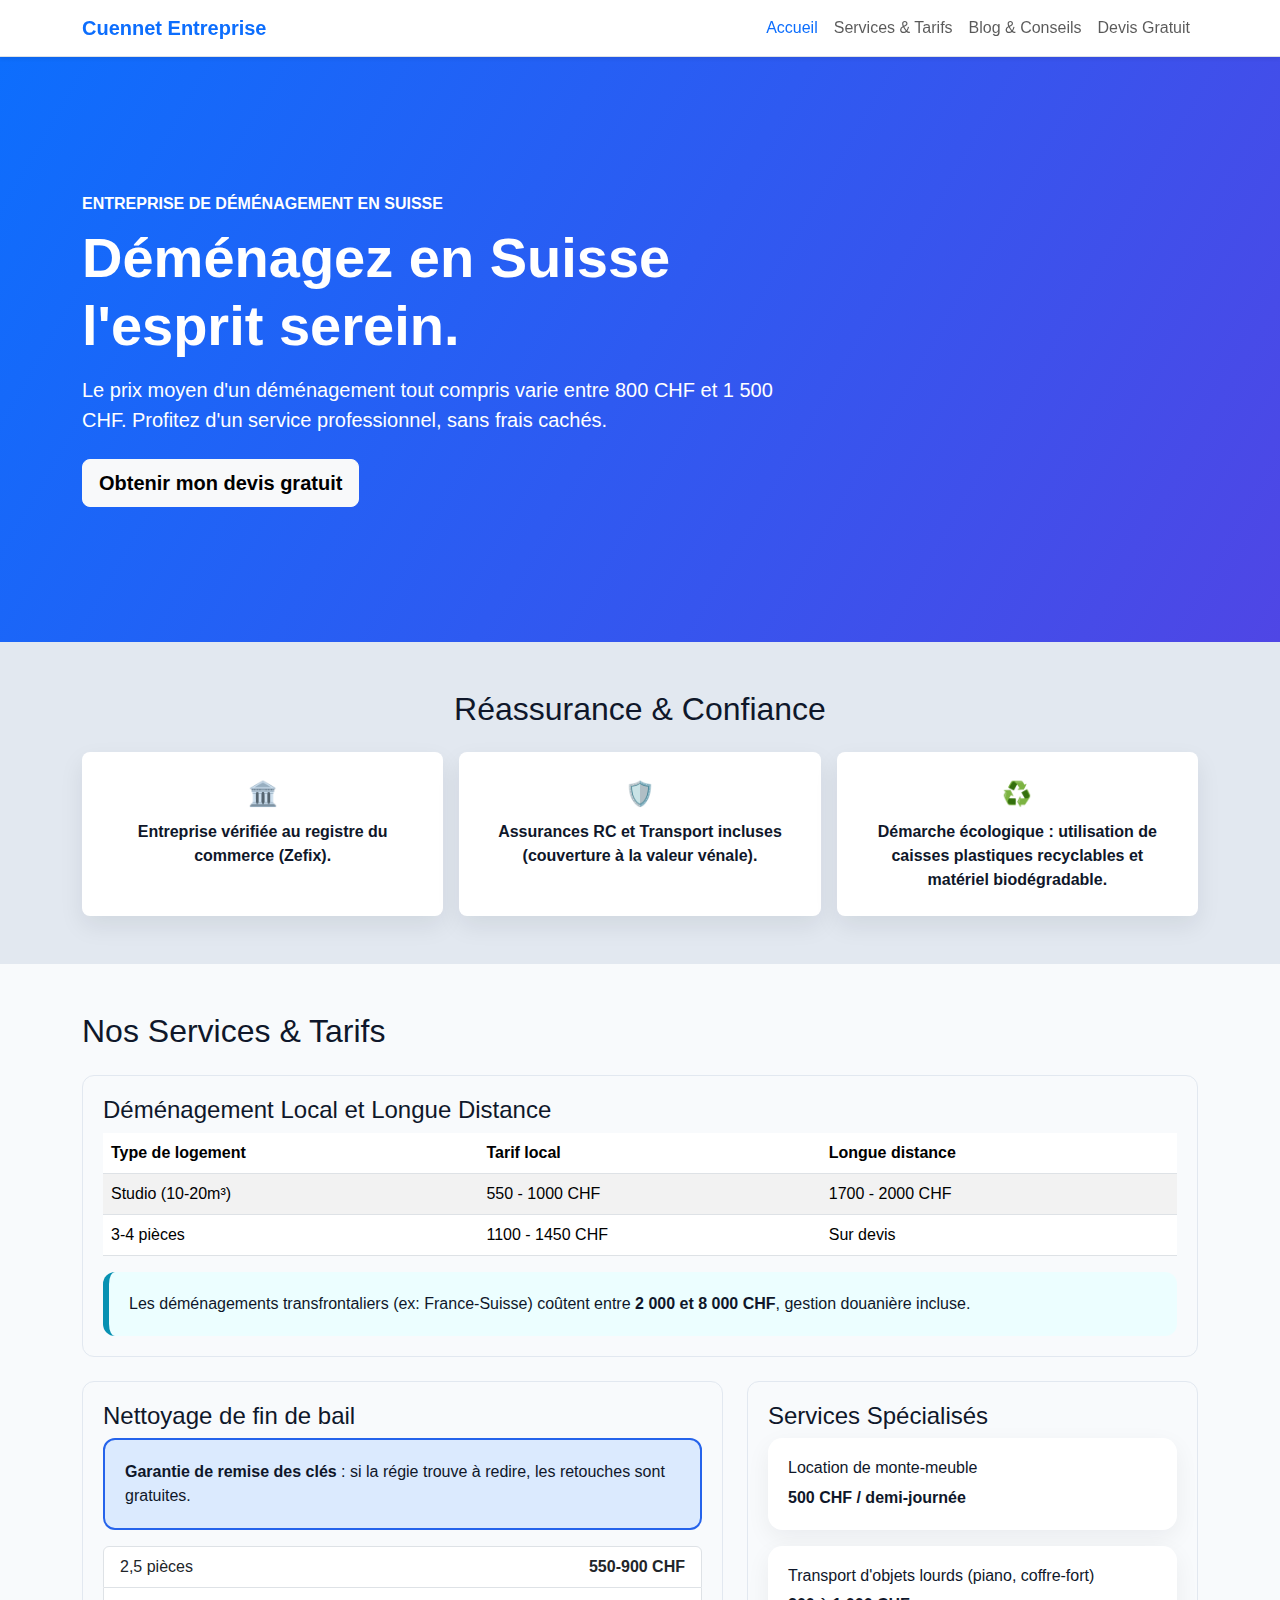
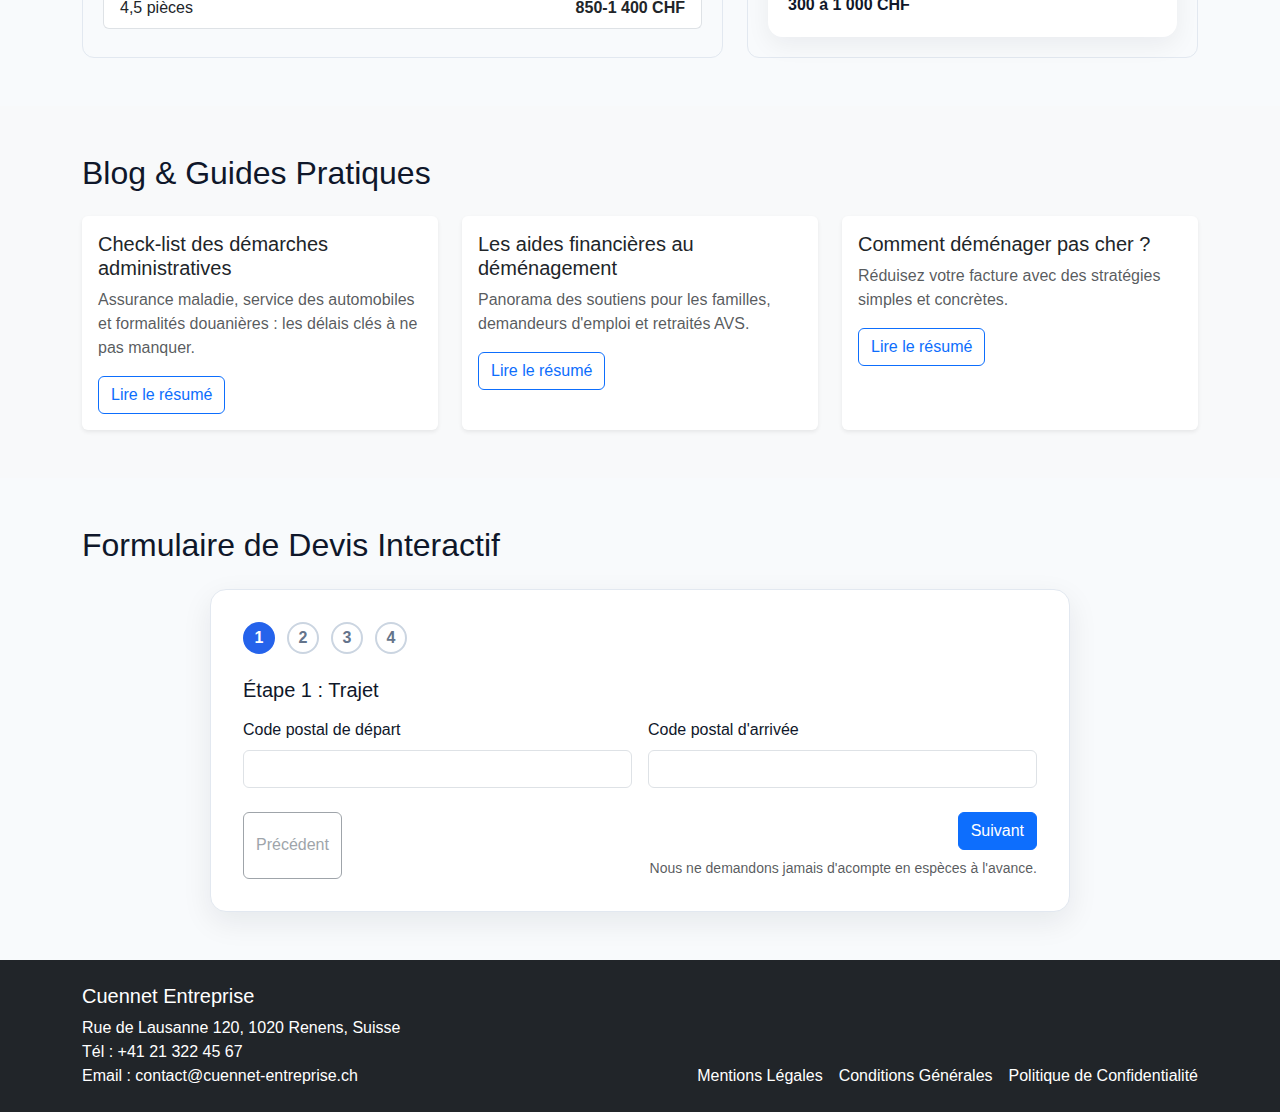
<file: index.html>
<!doctype html>
<html lang="fr-CH">
<head>
  <meta charset="UTF-8" />
  <meta name="viewport" content="width=device-width, initial-scale=1.0" />
  <title>Déménagement Suisse | Devis Gratuit et Tarifs Transparents</title>
  <meta name="description" content="Entreprise de déménagement en Suisse : tarifs clairs, nettoyage de fin de bail, services spécialisés et devis gratuit en 4 étapes." />
  <meta name="keywords" content="déménagement suisse, devis déménagement, nettoyage fin de bail, monte-meuble, déménageur suisse" />
  <meta name="robots" content="index,follow" />
  <link rel="canonical" href="https://www.cuennet-entreprise.ch/" />
  <meta property="og:title" content="Déménagez en Suisse l'esprit serein" />
  <meta property="og:description" content="Le prix moyen d'un déménagement tout compris varie entre 800 CHF et 1 500 CHF. Demandez votre devis gratuit." />
  <meta property="og:type" content="website" />
  <meta property="og:locale" content="fr_CH" />
  <meta name="theme-color" content="#0d6efd" />
  <link href="https://cdn.jsdelivr.net/npm/bootstrap@5.3.3/dist/css/bootstrap.min.css" rel="stylesheet" integrity="sha384-QWTKZyjpPEjISv5WaRU9OFeRpok6YctnYmDr5pNlyT2bRjXh0JMhjY6hW+ALEwIH" crossorigin="anonymous">
  <link rel="stylesheet" href="styles.css" />
</head>
<body data-bs-spy="scroll" data-bs-target="#mainNav" data-bs-offset="90" tabindex="0">
  <header>
    <nav id="mainNav" class="navbar navbar-expand-lg bg-white border-bottom sticky-top shadow-sm" aria-label="Navigation principale">
      <div class="container">
        <a class="navbar-brand fw-bold text-primary" href="#accueil">Cuennet Entreprise</a>
        <button class="navbar-toggler" type="button" data-bs-toggle="collapse" data-bs-target="#mainNavContent" aria-controls="mainNavContent" aria-expanded="false" aria-label="Ouvrir le menu">
          <span class="navbar-toggler-icon"></span>
        </button>
        <div class="collapse navbar-collapse" id="mainNavContent">
          <ul class="navbar-nav ms-auto mb-2 mb-lg-0">
            <li class="nav-item"><a class="nav-link" href="#accueil">Accueil</a></li>
            <li class="nav-item"><a class="nav-link" href="#services-tarifs">Services & Tarifs</a></li>
            <li class="nav-item"><a class="nav-link" href="#blog-conseils">Blog & Conseils</a></li>
            <li class="nav-item"><a class="nav-link" href="#devis-gratuit">Devis Gratuit</a></li>
          </ul>
        </div>
      </div>
    </nav>
  </header>

  <main>
    <section id="accueil" class="hero-home text-white py-5">
      <div class="container py-5">
        <div class="row align-items-center g-4">
          <div class="col-lg-8">
            <p class="text-uppercase fw-semibold mb-2">Entreprise de déménagement en Suisse</p>
            <h1 class="display-4 fw-bold mb-3">Déménagez en Suisse l'esprit serein.</h1>
            <p class="lead mb-4">Le prix moyen d'un déménagement tout compris varie entre 800 CHF et 1 500 CHF. Profitez d'un service professionnel, sans frais cachés.</p>
            <a class="btn btn-light btn-lg fw-semibold" href="#devis-gratuit">Obtenir mon devis gratuit</a>
          </div>
        </div>
      </div>
    </section>

    <section class="py-5 reassurance-band" id="confiance">
      <div class="container">
        <h2 class="text-center mb-4">Réassurance & Confiance</h2>
        <div class="row g-3 text-center">
          <div class="col-md-4">
            <div class="reassurance-item p-4 h-100 rounded-3">
              <p class="icon mb-2">🏛️</p>
              <p class="fw-semibold mb-0">Entreprise vérifiée au registre du commerce (Zefix).</p>
            </div>
          </div>
          <div class="col-md-4">
            <div class="reassurance-item p-4 h-100 rounded-3">
              <p class="icon mb-2">🛡️</p>
              <p class="fw-semibold mb-0">Assurances RC et Transport incluses (couverture à la valeur vénale).</p>
            </div>
          </div>
          <div class="col-md-4">
            <div class="reassurance-item p-4 h-100 rounded-3">
              <p class="icon mb-2">♻️</p>
              <p class="fw-semibold mb-0">Démarche écologique : utilisation de caisses plastiques recyclables et matériel biodégradable.</p>
            </div>
          </div>
        </div>
      </div>
    </section>

    <section class="py-5" id="services-tarifs">
      <div class="container">
        <h2 class="mb-4">Nos Services & Tarifs</h2>
        <div class="row g-4">
          <div class="col-12">
            <article class="service-detail h-100">
              <h3 class="h4">Déménagement Local et Longue Distance</h3>
              <div class="table-responsive">
                <table class="table table-striped align-middle mb-3">
                  <thead>
                    <tr>
                      <th>Type de logement</th>
                      <th>Tarif local</th>
                      <th>Longue distance</th>
                    </tr>
                  </thead>
                  <tbody>
                    <tr>
                      <td>Studio (10-20m³)</td>
                      <td>550 - 1000 CHF</td>
                      <td>1700 - 2000 CHF</td>
                    </tr>
                    <tr>
                      <td>3-4 pièces</td>
                      <td>1100 - 1450 CHF</td>
                      <td>Sur devis</td>
                    </tr>
                  </tbody>
                </table>
              </div>
              <div class="customs-box">
                Les déménagements transfrontaliers (ex: France-Suisse) coûtent entre <strong>2 000 et 8 000 CHF</strong>, gestion douanière incluse.
              </div>
            </article>
          </div>

          <div class="col-lg-7">
            <article class="service-detail h-100">
              <h3 class="h4">Nettoyage de fin de bail</h3>
              <p class="pricing-highlight mb-3"><strong>Garantie de remise des clés</strong> : si la régie trouve à redire, les retouches sont gratuites.</p>
              <ul class="list-group">
                <li class="list-group-item d-flex justify-content-between"><span>2,5 pièces</span><strong>550-900 CHF</strong></li>
                <li class="list-group-item d-flex justify-content-between"><span>4,5 pièces</span><strong>850-1 400 CHF</strong></li>
              </ul>
            </article>
          </div>

          <div class="col-lg-5">
            <article class="service-detail h-100">
              <h3 class="h4">Services Spécialisés</h3>
              <div class="info-card mb-3">
                <h4 class="h6">Location de monte-meuble</h4>
                <p class="mb-0 fw-semibold">500 CHF / demi-journée</p>
              </div>
              <div class="info-card">
                <h4 class="h6">Transport d'objets lourds (piano, coffre-fort)</h4>
                <p class="mb-0 fw-semibold">300 à 1 000 CHF</p>
              </div>
            </article>
          </div>
        </div>
      </div>
    </section>

    <section class="py-5 bg-light" id="blog-conseils">
      <div class="container">
        <h2 class="mb-4">Blog & Guides Pratiques</h2>
        <div class="row g-4">
          <div class="col-md-6 col-lg-4">
            <article class="card h-100 shadow-sm service-card">
              <div class="card-body">
                <h3 class="h5">Check-list des démarches administratives</h3>
                <p class="text-muted">Assurance maladie, service des automobiles et formalités douanières : les délais clés à ne pas manquer.</p>
                <button class="btn btn-outline-primary" data-bs-toggle="collapse" data-bs-target="#article1" aria-expanded="false" aria-controls="article1">Lire le résumé</button>
                <div id="article1" class="collapse mt-3">
                  <p>Ajuster la prime d'assurance maladie avant le <strong>30 novembre</strong> et annoncer le changement d'adresse au service des automobiles sous <strong>14 jours</strong>. Pour la douane, un inventaire complet et le permis de circulation sont obligatoires.</p>
                </div>
              </div>
            </article>
          </div>
          <div class="col-md-6 col-lg-4">
            <article class="card h-100 shadow-sm service-card">
              <div class="card-body">
                <h3 class="h5">Les aides financières au déménagement</h3>
                <p class="text-muted">Panorama des soutiens pour les familles, demandeurs d'emploi et retraités AVS.</p>
                <button class="btn btn-outline-primary" data-bs-toggle="collapse" data-bs-target="#article2" aria-expanded="false" aria-controls="article2">Lire le résumé</button>
                <div id="article2" class="collapse mt-3">
                  <p>Prime <strong>LaFam (AHV/AI) de 1000 CHF</strong> pour un foyer de 3 enfants, aide de l'ORP pour les demandeurs d'emploi et accompagnement Prosenectute pour les retraités AVS.</p>
                </div>
              </div>
            </article>
          </div>
          <div class="col-md-6 col-lg-4">
            <article class="card h-100 shadow-sm service-card">
              <div class="card-body">
                <h3 class="h5">Comment déménager pas cher ?</h3>
                <p class="text-muted">Réduisez votre facture avec des stratégies simples et concrètes.</p>
                <button class="btn btn-outline-primary" data-bs-toggle="collapse" data-bs-target="#article3" aria-expanded="false" aria-controls="article3">Lire le résumé</button>
                <div id="article3" class="collapse mt-3">
                  <p>Déménager en basse saison, opter pour le <strong>groupage</strong>, et trouver des cartons abordables chez IKEA, Migros, ou d'occasion sur Ricardo.ch et Anibis.ch.</p>
                </div>
              </div>
            </article>
          </div>
        </div>
      </div>
    </section>

    <section class="py-5" id="devis-gratuit">
      <div class="container">
        <h2 class="mb-4">Formulaire de Devis Interactif</h2>
        <div class="multi-step-wrapper">
          <div class="step-indicator mb-4" aria-hidden="true">
            <span class="step-dot active" data-step="1">1</span>
            <span class="step-dot" data-step="2">2</span>
            <span class="step-dot" data-step="3">3</span>
            <span class="step-dot" data-step="4">4</span>
          </div>

          <form id="devisForm" novalidate>
            <div class="form-step active" data-step="1">
              <h3 class="h5 mb-3">Étape 1 : Trajet</h3>
              <div class="row g-3">
                <div class="col-md-6">
                  <label for="postalDepart" class="form-label">Code postal de départ</label>
                  <input id="postalDepart" name="postalDepart" type="text" class="form-control" required>
                </div>
                <div class="col-md-6">
                  <label for="postalArrivee" class="form-label">Code postal d'arrivée</label>
                  <input id="postalArrivee" name="postalArrivee" type="text" class="form-control" required>
                </div>
              </div>
            </div>

            <div class="form-step" data-step="2">
              <h3 class="h5 mb-3">Étape 2 : Volume & Accès</h3>
              <div class="row g-3">
                <div class="col-md-6">
                  <label for="volume" class="form-label">Volume</label>
                  <select id="volume" name="volume" class="form-select" required>
                    <option value="" selected disabled>Choisir...</option>
                    <option>Studio</option>
                    <option>2-3 pièces</option>
                    <option>Maison</option>
                  </select>
                </div>
                <div class="col-md-6">
                  <label for="ascenseur" class="form-label">Ascenseur</label>
                  <select id="ascenseur" name="ascenseur" class="form-select" required>
                    <option value="" selected disabled>Choisir...</option>
                    <option>Oui</option>
                    <option>Non</option>
                  </select>
                </div>
                <div class="col-12">
                  <label for="reperage" class="form-label">Repérage (visite technique gratuite)</label>
                  <select id="reperage" name="reperage" class="form-select" required>
                    <option value="" selected disabled>Souhaitez-vous un repérage ?</option>
                    <option>Oui</option>
                    <option>Non</option>
                  </select>
                  <small class="text-muted">Indispensable pour les logements de plus de 3 pièces pour calculer le prix juste.</small>
                </div>
              </div>
            </div>

            <div class="form-step" data-step="3">
              <h3 class="h5 mb-3">Étape 3 : Options</h3>
              <div class="form-check mb-2">
                <input class="form-check-input" type="checkbox" value="Nettoyage fin de bail" id="optionNettoyage" name="options">
                <label class="form-check-label" for="optionNettoyage">Nettoyage fin de bail</label>
              </div>
              <div class="form-check mb-2">
                <input class="form-check-input" type="checkbox" value="Démontage/Remontage" id="optionDemontage" name="options">
                <label class="form-check-label" for="optionDemontage">Démontage/Remontage</label>
              </div>
              <div class="form-check">
                <input class="form-check-input" type="checkbox" value="Monte-meuble" id="optionMonte" name="options">
                <label class="form-check-label" for="optionMonte">Monte-meuble</label>
              </div>
            </div>

            <div class="form-step" data-step="4">
              <h3 class="h5 mb-3">Étape 4 : Coordonnées</h3>
              <div class="row g-3">
                <div class="col-md-6">
                  <label for="nom" class="form-label">Nom</label>
                  <input id="nom" name="nom" type="text" class="form-control" required>
                </div>
                <div class="col-md-6">
                  <label for="telephone" class="form-label">Téléphone</label>
                  <input id="telephone" name="telephone" type="tel" class="form-control" required>
                </div>
                <div class="col-12">
                  <label for="email" class="form-label">Email</label>
                  <input id="email" name="email" type="email" class="form-control" required>
                </div>
              </div>
            </div>

            <div class="d-flex justify-content-between mt-4 gap-2 flex-wrap">
              <button id="prevStep" type="button" class="btn btn-outline-secondary">Précédent</button>
              <div class="text-end">
                <button id="nextStep" type="button" class="btn btn-primary">Suivant</button>
                <button id="submitStep" type="submit" class="btn btn-success d-none">Valider ma demande</button>
                <p class="small text-muted mt-2 mb-0">Nous ne demandons jamais d'acompte en espèces à l'avance.</p>
              </div>
            </div>
          </form>
        </div>
      </div>
    </section>
  </main>

  <footer class="py-4 bg-dark text-white">
    <div class="container">
      <div class="row g-3">
        <div class="col-lg-6">
          <h2 class="h5">Cuennet Entreprise</h2>
          <address class="mb-0">
            Rue de Lausanne 120, 1020 Renens, Suisse<br>
            Tél : <a class="text-white" href="tel:+41213224567">+41 21 322 45 67</a><br>
            Email : <a class="text-white" href="mailto:contact@cuennet-entreprise.ch">contact@cuennet-entreprise.ch</a>
          </address>
        </div>
        <div class="col-lg-6 d-lg-flex justify-content-lg-end align-items-lg-end">
          <nav aria-label="Liens légaux" class="d-flex flex-wrap gap-3">
            <a class="text-white" href="#">Mentions Légales</a>
            <a class="text-white" href="#">Conditions Générales</a>
            <a class="text-white" href="#">Politique de Confidentialité</a>
          </nav>
        </div>
      </div>
    </div>
  </footer>

  <script src="https://cdn.jsdelivr.net/npm/bootstrap@5.3.3/dist/js/bootstrap.bundle.min.js" integrity="sha384-YvpcrYf0tY3lHB60NNkmXc5s9fDVZLESaAA55NDzOxhy9GkcIdslK1eN7N6jIeHz" crossorigin="anonymous"></script>
  <script src="script.js"></script>
</body>
</html>
</file>
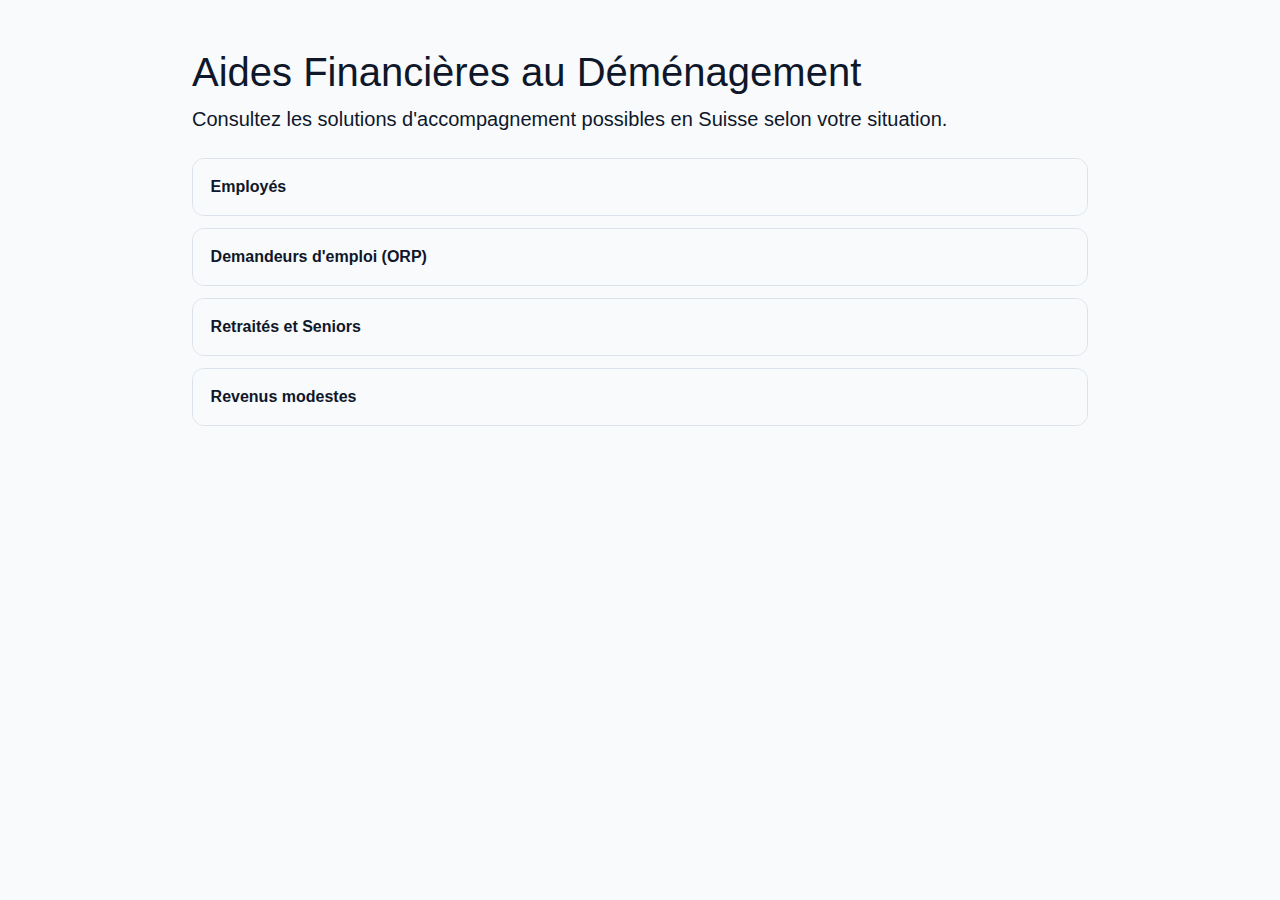
<file: aides-financieres.html>
<!doctype html>
<html lang="fr">
<head>
  <meta charset="UTF-8" />
  <meta name="viewport" content="width=device-width, initial-scale=1.0" />
  <title>Aides Financières au Déménagement | Suisse</title>
  <meta name="description" content="Aides financières au déménagement en Suisse : employeurs, ORP, seniors et revenus modestes." />
  <link href="https://cdn.jsdelivr.net/npm/bootstrap@5.3.3/dist/css/bootstrap.min.css" rel="stylesheet">
  <link rel="stylesheet" href="styles.css" />
</head>
<body>
  <main class="py-5">
    <article class="container info-page">
      <header class="mb-4">
        <h1>Aides Financières au Déménagement</h1>
        <p class="lead mb-0">Consultez les solutions d'accompagnement possibles en Suisse selon votre situation.</p>
      </header>

      <section class="aid-accordion" aria-label="Liste des aides financières">
        <article class="aid-item">
          <button class="aid-trigger" type="button" aria-expanded="false" aria-controls="aid-employes" id="trigger-employes">
            Employés
          </button>
          <div class="aid-panel" id="aid-employes" role="region" aria-labelledby="trigger-employes" hidden>
            <p class="mb-0">En Suisse, il est d'usage que l'employeur octroie un jour de congé pour un déménagement.</p>
          </div>
        </article>

        <article class="aid-item">
          <button class="aid-trigger" type="button" aria-expanded="false" aria-controls="aid-orp" id="trigger-orp">
            Demandeurs d'emploi (ORP)
          </button>
          <div class="aid-panel" id="aid-orp" role="region" aria-labelledby="trigger-orp" hidden>
            <p class="mb-0">L'Office Régional de Placement (ORP) peut participer aux frais de déménagement pour les personnes devant s'installer à l'étranger pour trouver du travail.</p>
          </div>
        </article>

        <article class="aid-item">
          <button class="aid-trigger" type="button" aria-expanded="false" aria-controls="aid-seniors" id="trigger-seniors">
            Retraités et Seniors
          </button>
          <div class="aid-panel" id="aid-seniors" role="region" aria-labelledby="trigger-seniors" hidden>
            <p class="mb-0">Les personnes en âge AVS peuvent solliciter une aide auprès d'organismes comme Prosenectute.</p>
          </div>
        </article>

        <article class="aid-item">
          <button class="aid-trigger" type="button" aria-expanded="false" aria-controls="aid-modestes" id="trigger-modestes">
            Revenus modestes
          </button>
          <div class="aid-panel" id="aid-modestes" role="region" aria-labelledby="trigger-modestes" hidden>
            <p class="mb-0">Les personnes à revenus très modestes peuvent parfois solliciter l'Assurance Invalidité (AI) pour obtenir de l'aide.</p>
          </div>
        </article>
      </section>
    </article>
  </main>
  <script src="script.js"></script>
</body>
</html>
</file>
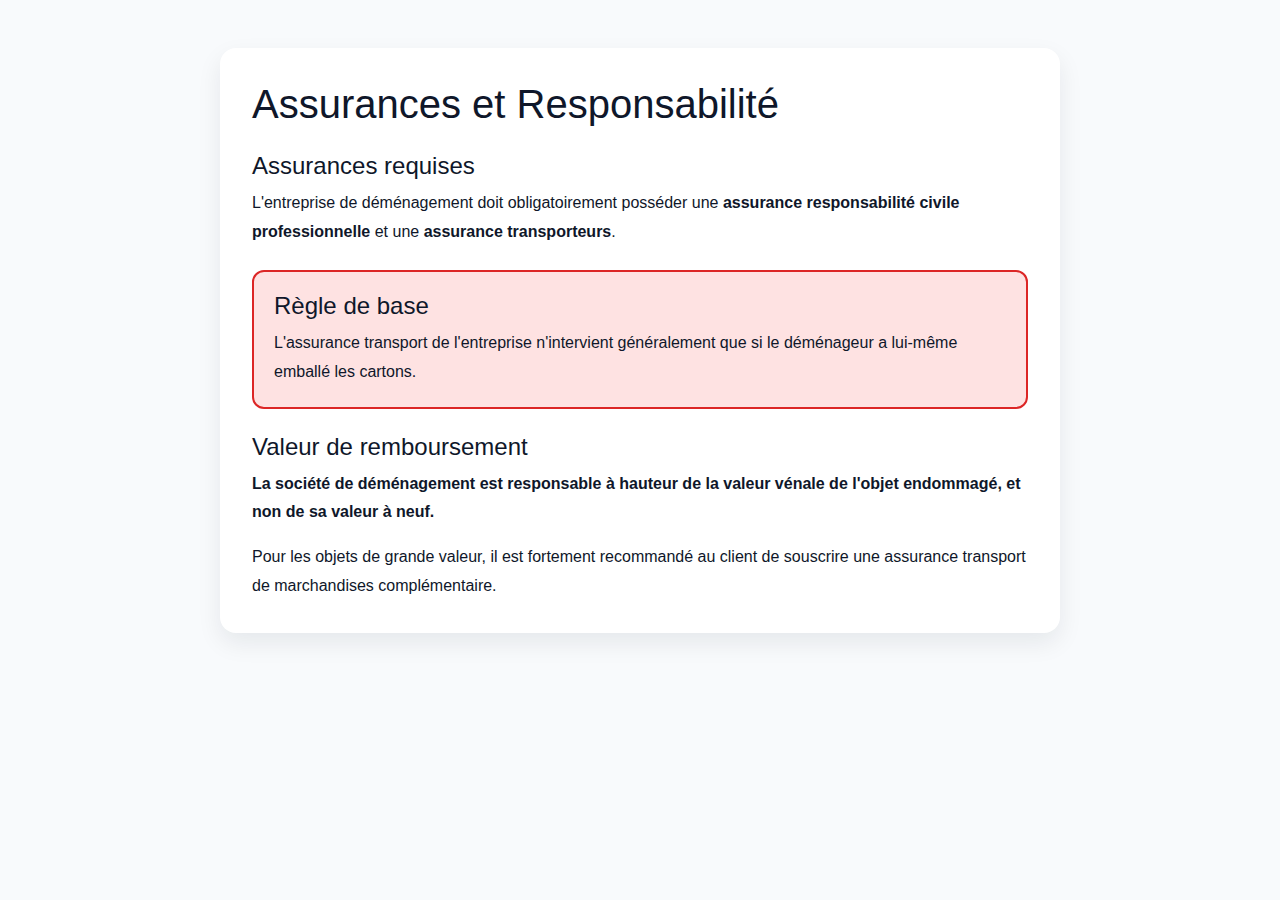
<file: assurances.html>
<!doctype html>
<html lang="fr">
<head>
  <meta charset="UTF-8" />
  <meta name="viewport" content="width=device-width, initial-scale=1.0" />
  <title>Assurances et responsabilité</title>
  <link href="https://cdn.jsdelivr.net/npm/bootstrap@5.3.3/dist/css/bootstrap.min.css" rel="stylesheet">
  <link rel="stylesheet" href="styles.css" />
</head>
<body>
  <main class="py-5">
    <article class="container guide-article">
      <h1 class="mb-4">Assurances et Responsabilité</h1>

      <section class="mb-4">
        <h2 class="h4">Assurances requises</h2>
        <p>L'entreprise de déménagement doit obligatoirement posséder une <strong>assurance responsabilité civile professionnelle</strong> et une <strong>assurance transporteurs</strong>.</p>
      </section>

      <section class="alert-red mb-4">
        <h2 class="h4 mb-2">Règle de base</h2>
        <p class="mb-0">L'assurance transport de l'entreprise n'intervient généralement que si le déménageur a lui-même emballé les cartons.</p>
      </section>

      <section>
        <h2 class="h4">Valeur de remboursement</h2>
        <p><strong>La société de déménagement est responsable à hauteur de la valeur vénale de l'objet endommagé, et non de sa valeur à neuf.</strong></p>
        <p class="mb-0">Pour les objets de grande valeur, il est fortement recommandé au client de souscrire une assurance transport de marchandises complémentaire.</p>
      </section>
    </article>
  </main>
</body>
</html>
</file>
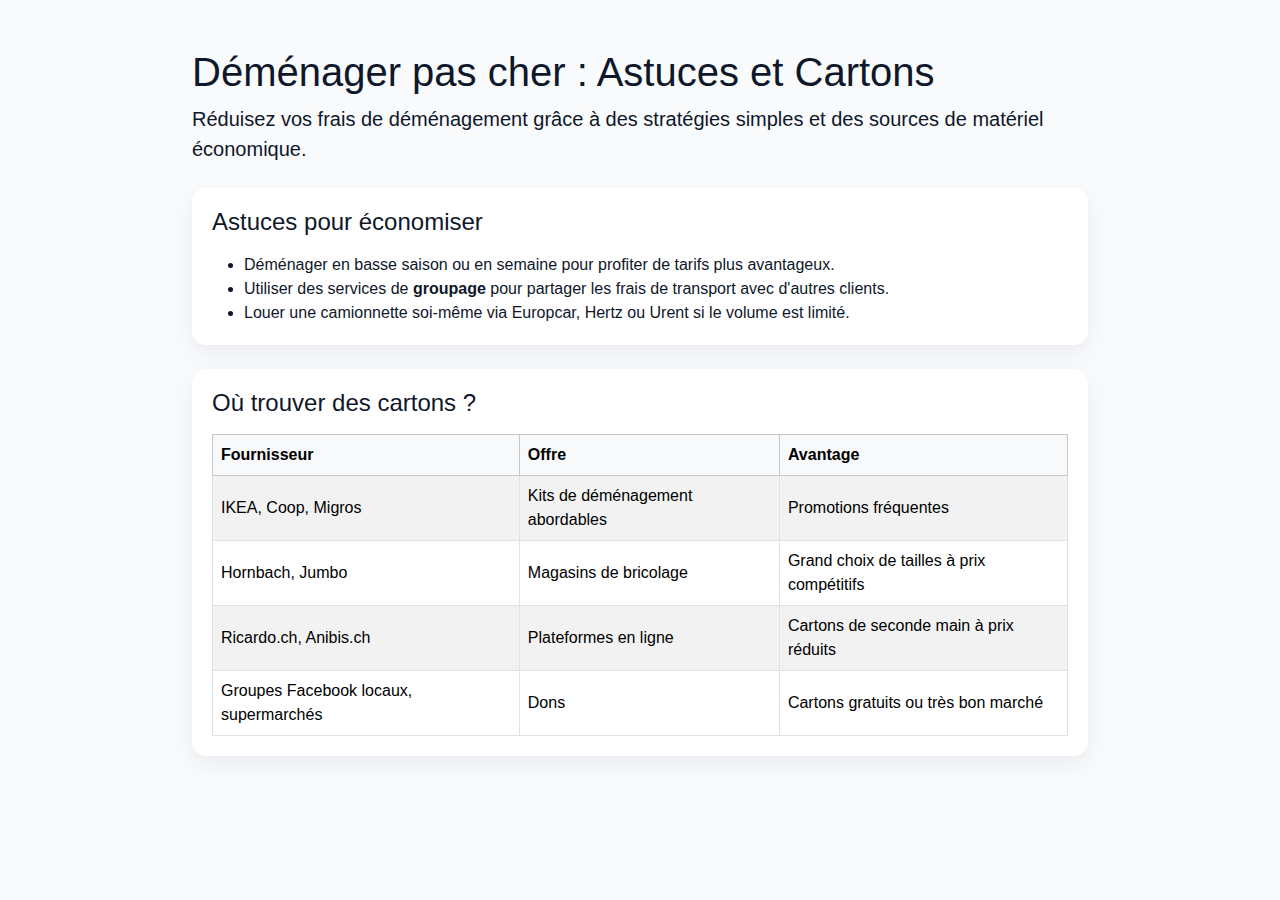
<file: demenager-pas-cher.html>
<!doctype html>
<html lang="fr">
<head>
  <meta charset="UTF-8" />
  <meta name="viewport" content="width=device-width, initial-scale=1.0" />
  <title>Déménager pas cher : Astuces et Cartons</title>
  <meta name="description" content="Conseils pour déménager pas cher en Suisse : astuces d'économies, groupage et comparatif pour trouver des cartons de déménagement." />
  <link href="https://cdn.jsdelivr.net/npm/bootstrap@5.3.3/dist/css/bootstrap.min.css" rel="stylesheet">
  <link rel="stylesheet" href="styles.css" />
</head>
<body>
  <main class="py-5">
    <article class="container info-page">
      <header class="mb-4">
        <h1>Déménager pas cher : Astuces et Cartons</h1>
        <p class="lead mb-0">Réduisez vos frais de déménagement grâce à des stratégies simples et des sources de matériel économique.</p>
      </header>

      <section class="info-card mb-4">
        <h2 class="h4 mb-3">Astuces pour économiser</h2>
        <ul class="savings-list mb-0">
          <li>Déménager en basse saison ou en semaine pour profiter de tarifs plus avantageux.</li>
          <li>Utiliser des services de <strong>groupage</strong> pour partager les frais de transport avec d'autres clients.</li>
          <li>Louer une camionnette soi-même via Europcar, Hertz ou Urent si le volume est limité.</li>
        </ul>
      </section>

      <section class="info-card">
        <h2 class="h4 mb-3">Où trouver des cartons ?</h2>
        <div class="table-responsive">
          <table class="table table-striped table-bordered align-middle mb-0">
            <thead class="table-light">
              <tr>
                <th>Fournisseur</th>
                <th>Offre</th>
                <th>Avantage</th>
              </tr>
            </thead>
            <tbody>
              <tr>
                <td>IKEA, Coop, Migros</td>
                <td>Kits de déménagement abordables</td>
                <td>Promotions fréquentes</td>
              </tr>
              <tr>
                <td>Hornbach, Jumbo</td>
                <td>Magasins de bricolage</td>
                <td>Grand choix de tailles à prix compétitifs</td>
              </tr>
              <tr>
                <td>Ricardo.ch, Anibis.ch</td>
                <td>Plateformes en ligne</td>
                <td>Cartons de seconde main à prix réduits</td>
              </tr>
              <tr>
                <td>Groupes Facebook locaux, supermarchés</td>
                <td>Dons</td>
                <td>Cartons gratuits ou très bon marché</td>
              </tr>
            </tbody>
          </table>
        </div>
      </section>
    </article>
  </main>
</body>
</html>
</file>
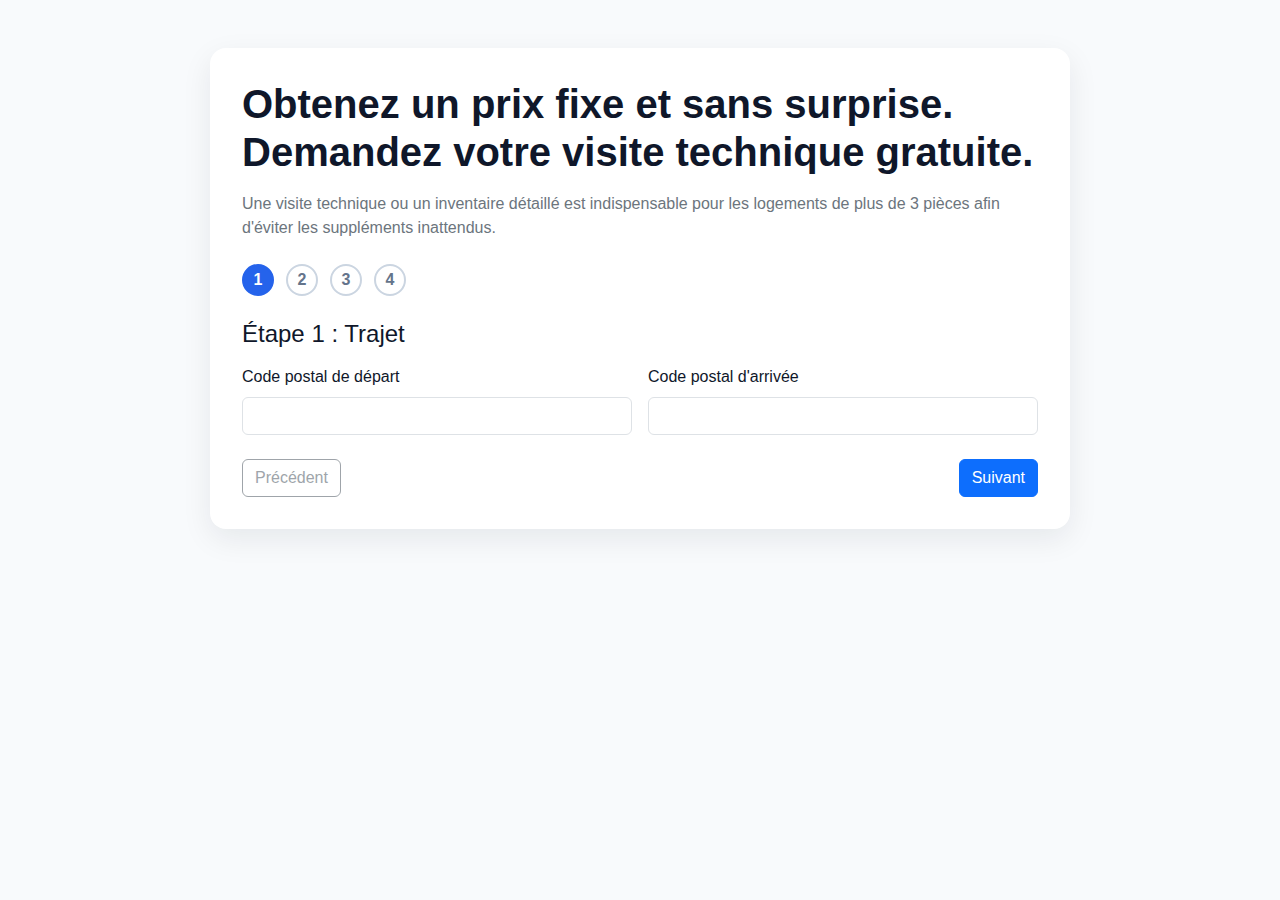
<file: devis.html>
<!doctype html>
<html lang="fr">
<head>
  <meta charset="UTF-8" />
  <meta name="viewport" content="width=device-width, initial-scale=1.0" />
  <title>Demande de devis | Visite technique</title>
  <link href="https://cdn.jsdelivr.net/npm/bootstrap@5.3.3/dist/css/bootstrap.min.css" rel="stylesheet">
  <link rel="stylesheet" href="styles.css" />
</head>
<body>
  <main class="py-5">
    <section class="container">
      <div class="multi-step-wrapper">
        <h1 class="display-6 fw-bold mb-3">Obtenez un prix fixe et sans surprise. Demandez votre visite technique gratuite.</h1>
        <p class="mb-4 text-secondary">Une visite technique ou un inventaire détaillé est indispensable pour les logements de plus de 3 pièces afin d'éviter les suppléments inattendus.</p>

        <div class="step-indicator mb-4" aria-hidden="true">
          <span class="step-dot active" data-step="1">1</span>
          <span class="step-dot" data-step="2">2</span>
          <span class="step-dot" data-step="3">3</span>
          <span class="step-dot" data-step="4">4</span>
        </div>

        <form id="devisForm" class="needs-validation" novalidate>
          <section class="form-step active" data-step="1">
            <h2 class="h4 mb-3">Étape 1 : Trajet</h2>
            <div class="row g-3">
              <div class="col-md-6">
                <label class="form-label" for="postalDepart">Code postal de départ</label>
                <input class="form-control" id="postalDepart" name="postalDepart" required>
              </div>
              <div class="col-md-6">
                <label class="form-label" for="postalArrivee">Code postal d'arrivée</label>
                <input class="form-control" id="postalArrivee" name="postalArrivee" required>
              </div>
            </div>
          </section>

          <section class="form-step" data-step="2">
            <h2 class="h4 mb-3">Étape 2 : Logement</h2>
            <div class="mb-3">
              <label class="form-label" for="tailleLogement">Taille du logement</label>
              <select class="form-select" id="tailleLogement" name="tailleLogement" required>
                <option value="">Choisissez...</option>
                <option>Studio</option>
                <option>2-3 pièces</option>
                <option>4 pièces et +</option>
              </select>
            </div>
            <div class="form-check mb-2">
              <input class="form-check-input" type="checkbox" id="ascenseur" name="ascenseur">
              <label class="form-check-label" for="ascenseur">Ascenseur</label>
            </div>
            <div class="form-check">
              <input class="form-check-input" type="checkbox" id="difficulteAcces" name="difficulteAcces">
              <label class="form-check-label" for="difficulteAcces">Difficultés d'accès</label>
            </div>
          </section>

          <section class="form-step" data-step="3">
            <h2 class="h4 mb-3">Étape 3 : Besoins spécifiques</h2>
            <div class="form-check mb-2">
              <input class="form-check-input" type="checkbox" id="serviceNettoyage" name="services" value="nettoyage">
              <label class="form-check-label" for="serviceNettoyage">Nettoyage de fin de bail</label>
            </div>
            <div class="form-check mb-2">
              <input class="form-check-input" type="checkbox" id="serviceDemontage" name="services" value="demontage-remontage">
              <label class="form-check-label" for="serviceDemontage">Démontage/Remontage</label>
            </div>
            <div class="form-check mb-2">
              <input class="form-check-input" type="checkbox" id="servicePiano" name="services" value="piano">
              <label class="form-check-label" for="servicePiano">Transport de piano</label>
            </div>
            <div class="form-check">
              <input class="form-check-input" type="checkbox" id="serviceStockage" name="services" value="garde-meubles">
              <label class="form-check-label" for="serviceStockage">Garde-meubles</label>
            </div>
          </section>

          <section class="form-step" data-step="4">
            <h2 class="h4 mb-3">Étape 4 : Coordonnées</h2>
            <div class="row g-3">
              <div class="col-md-6">
                <label class="form-label" for="nom">Nom</label>
                <input class="form-control" id="nom" name="nom" required>
              </div>
              <div class="col-md-6">
                <label class="form-label" for="prenom">Prénom</label>
                <input class="form-control" id="prenom" name="prenom" required>
              </div>
              <div class="col-md-6">
                <label class="form-label" for="telephone">Téléphone</label>
                <input class="form-control" id="telephone" name="telephone" required>
              </div>
              <div class="col-md-6">
                <label class="form-label" for="email">Email</label>
                <input class="form-control" type="email" id="email" name="email" required>
              </div>
              <div class="col-md-6">
                <label class="form-label" for="datePrevue">Date prévue</label>
                <input class="form-control" type="date" id="datePrevue" name="datePrevue" required>
              </div>
            </div>
            <button type="submit" class="btn btn-primary btn-lg w-100 mt-4 py-3">Demander mon devis gratuit</button>
          </section>

          <div class="d-flex justify-content-between mt-4">
            <button type="button" class="btn btn-outline-secondary" id="prevStep" disabled>Précédent</button>
            <button type="button" class="btn btn-primary" id="nextStep">Suivant</button>
          </div>
        </form>
      </div>
    </section>
  </main>

  <script src="script.js"></script>
</body>
</html>
</file>
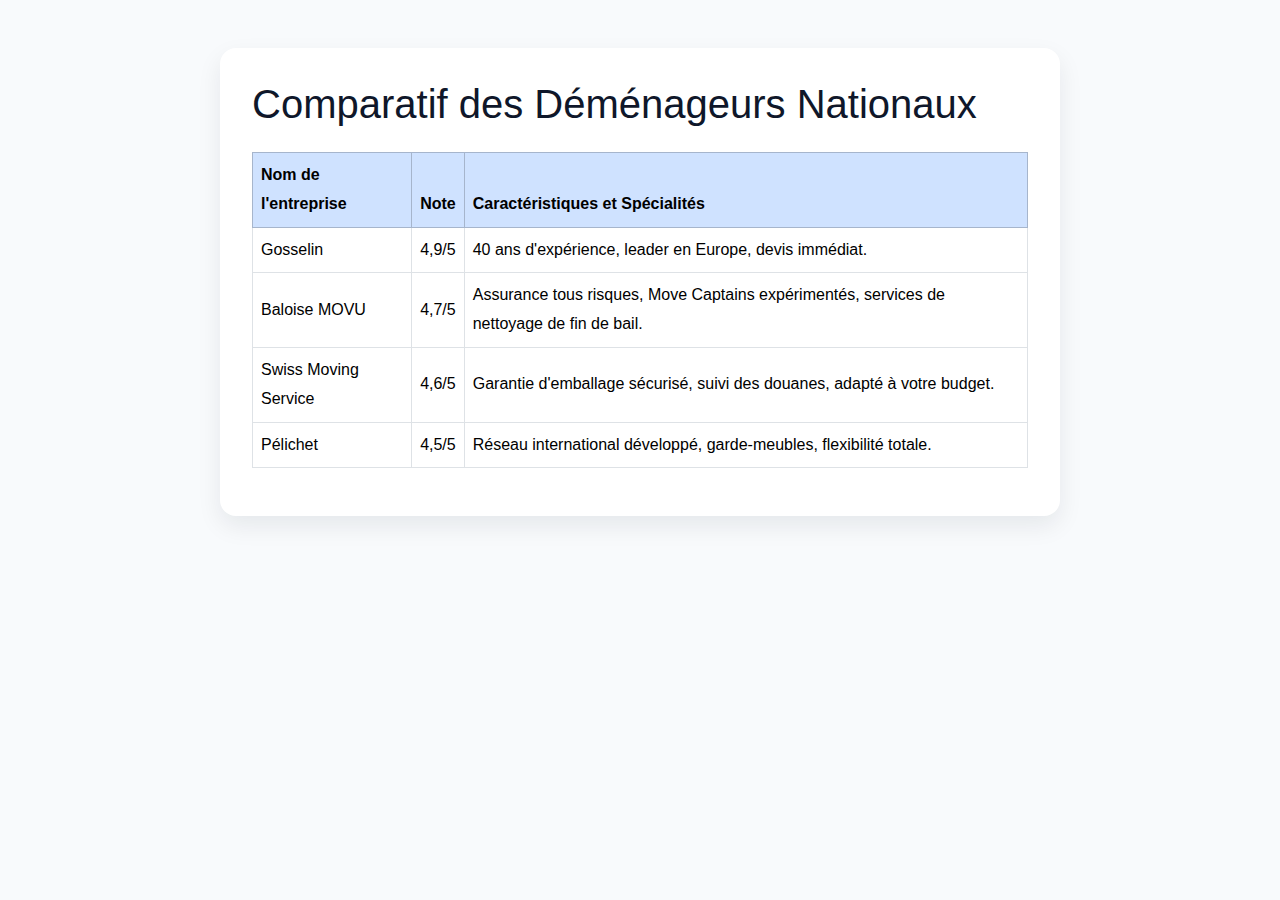
<file: entreprises.html>
<!doctype html>
<html lang="fr">
<head>
  <meta charset="UTF-8" />
  <meta name="viewport" content="width=device-width, initial-scale=1.0" />
  <title>Comparatif des Déménageurs Nationaux</title>
  <link href="https://cdn.jsdelivr.net/npm/bootstrap@5.3.3/dist/css/bootstrap.min.css" rel="stylesheet">
  <link rel="stylesheet" href="styles.css" />
</head>
<body>
  <main class="py-5">
    <div class="container guide-article">
      <h1 class="mb-4">Comparatif des Déménageurs Nationaux</h1>
      <div class="table-responsive">
        <table class="table table-bordered table-hover align-middle">
          <thead class="table-primary">
            <tr>
              <th>Nom de l'entreprise</th>
              <th>Note</th>
              <th>Caractéristiques et Spécialités</th>
            </tr>
          </thead>
          <tbody>
            <tr>
              <td>Gosselin</td>
              <td>4,9/5</td>
              <td>40 ans d'expérience, leader en Europe, devis immédiat.</td>
            </tr>
            <tr>
              <td>Baloise MOVU</td>
              <td>4,7/5</td>
              <td>Assurance tous risques, Move Captains expérimentés, services de nettoyage de fin de bail.</td>
            </tr>
            <tr>
              <td>Swiss Moving Service</td>
              <td>4,6/5</td>
              <td>Garantie d'emballage sécurisé, suivi des douanes, adapté à votre budget.</td>
            </tr>
            <tr>
              <td>Pélichet</td>
              <td>4,5/5</td>
              <td>Réseau international développé, garde-meubles, flexibilité totale.</td>
            </tr>
          </tbody>
        </table>
      </div>
    </div>
  </main>
</body>
</html>
</file>
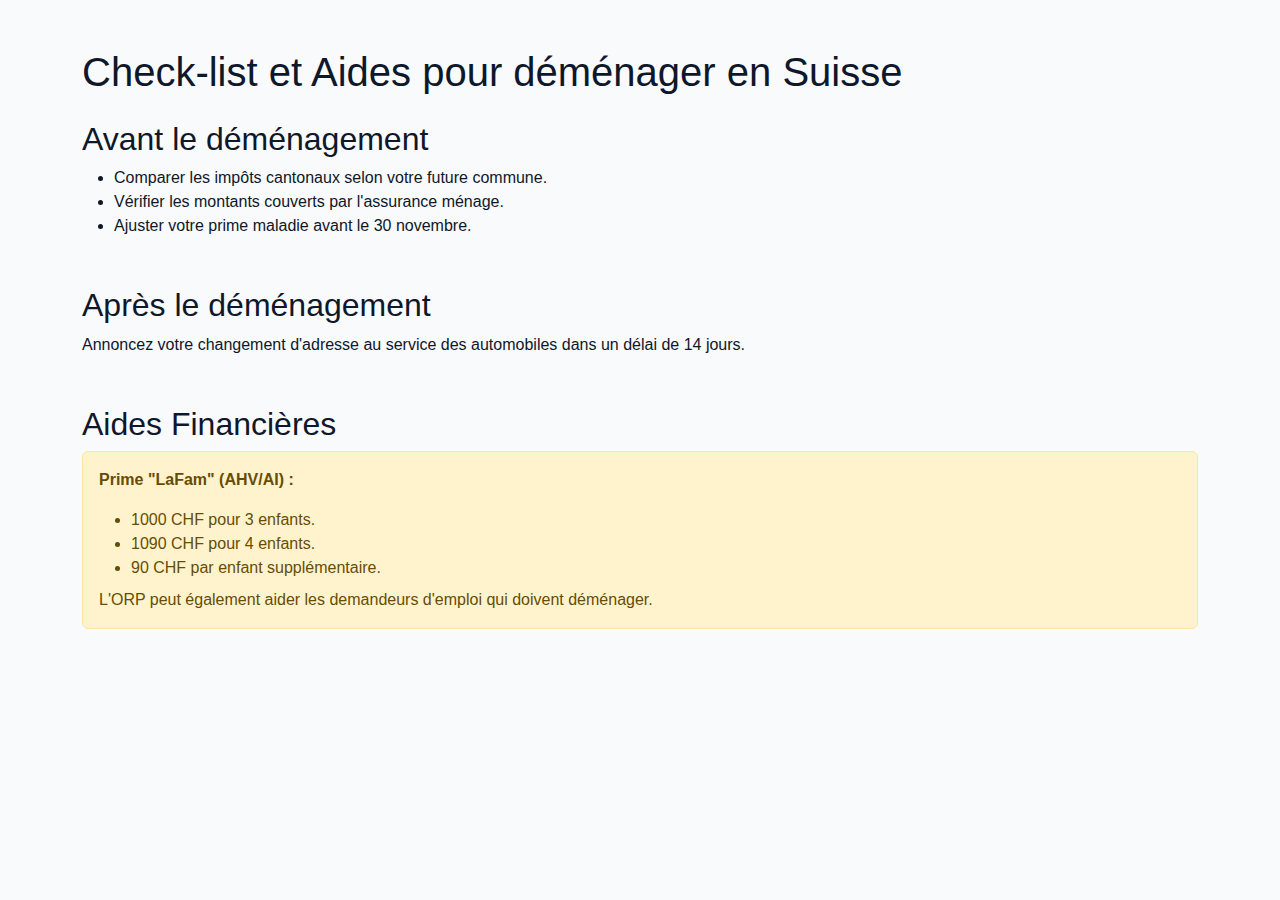
<file: guides.html>
<!doctype html>
<html lang="fr">
<head>
  <meta charset="UTF-8" />
  <meta name="viewport" content="width=device-width, initial-scale=1.0" />
  <title>Check-list et Aides pour déménager en Suisse</title>
  <link href="https://cdn.jsdelivr.net/npm/bootstrap@5.3.3/dist/css/bootstrap.min.css" rel="stylesheet">
  <link rel="stylesheet" href="styles.css" />
</head>
<body>
  <main class="py-5">
    <article class="container article-container">
      <h1 class="mb-4">Check-list et Aides pour déménager en Suisse</h1>

      <section class="mb-5">
        <h2>Avant le déménagement</h2>
        <ul>
          <li>Comparer les impôts cantonaux selon votre future commune.</li>
          <li>Vérifier les montants couverts par l'assurance ménage.</li>
          <li>Ajuster votre prime maladie avant le 30 novembre.</li>
        </ul>
      </section>

      <section class="mb-5">
        <h2>Après le déménagement</h2>
        <p>Annoncez votre changement d'adresse au service des automobiles dans un délai de 14 jours.</p>
      </section>

      <section class="mb-5">
        <h2>Aides Financières</h2>
        <div class="alert alert-warning finance-box">
          <p><strong>Prime "LaFam" (AHV/AI) :</strong></p>
          <ul class="mb-2">
            <li>1000 CHF pour 3 enfants.</li>
            <li>1090 CHF pour 4 enfants.</li>
            <li>90 CHF par enfant supplémentaire.</li>
          </ul>
          <p class="mb-0">L'ORP peut également aider les demandeurs d'emploi qui doivent déménager.</p>
        </div>
      </section>
    </article>
  </main>
</body>
</html>
</file>
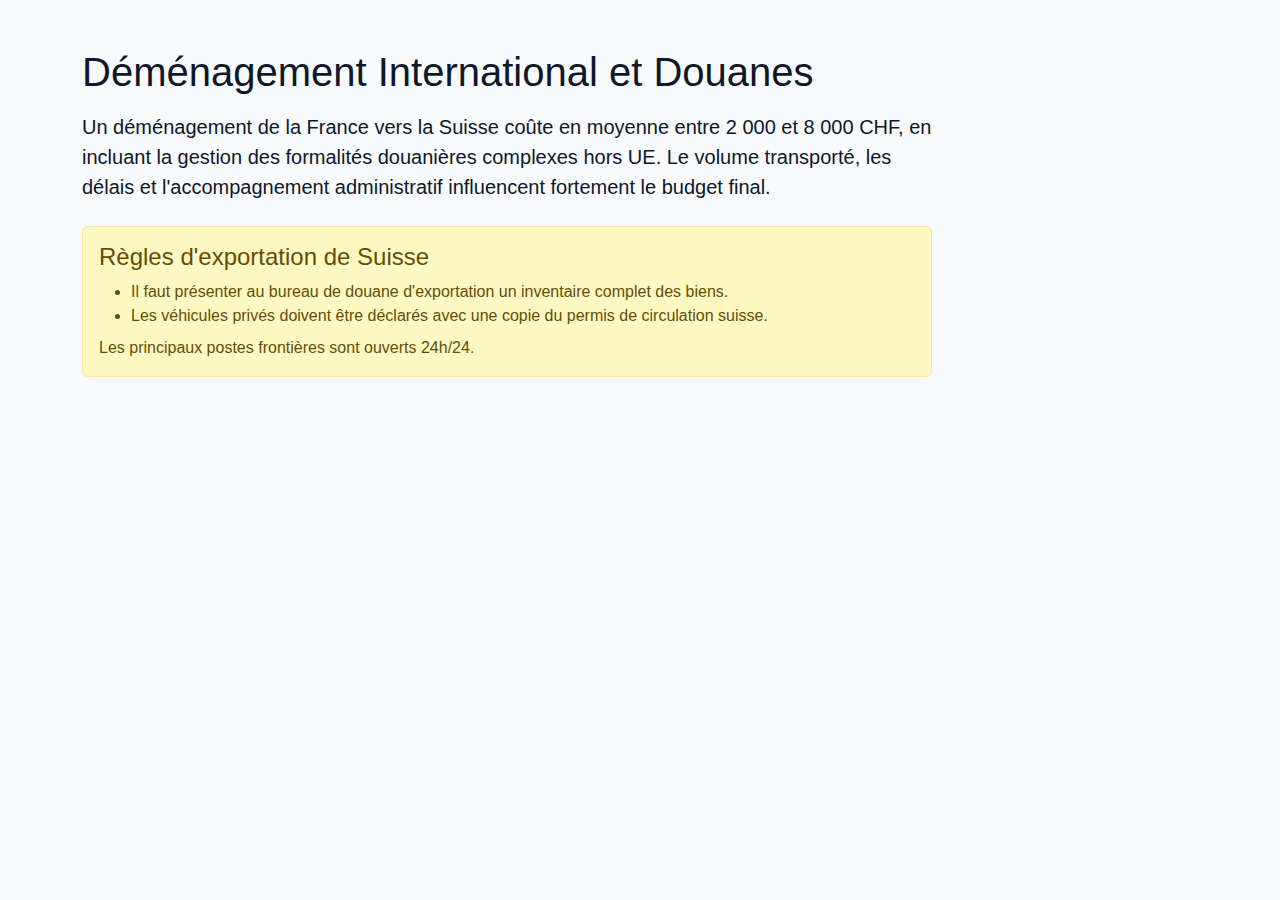
<file: international.html>
<!doctype html>
<html lang="fr">
<head>
  <meta charset="UTF-8" />
  <meta name="viewport" content="width=device-width, initial-scale=1.0" />
  <meta name="description" content="Déménagement international entre la France et la Suisse : coûts moyens, formalités douanières hors UE et règles d'exportation suisses à connaître." />
  <title>Déménagement International et Douanes | Suisse</title>
  <link href="https://cdn.jsdelivr.net/npm/bootstrap@5.3.3/dist/css/bootstrap.min.css" rel="stylesheet">
  <link rel="stylesheet" href="styles.css" />
</head>
<body>
  <main class="py-5">
    <div class="container">
      <article class="international-article">
        <h1 class="mb-3">Déménagement International et Douanes</h1>
        <p class="lead">Un déménagement de la France vers la Suisse coûte en moyenne entre 2 000 et 8 000 CHF, en incluant la gestion des formalités douanières complexes hors UE. Le volume transporté, les délais et l'accompagnement administratif influencent fortement le budget final.</p>

        <section class="alert alert-warning border-warning-subtle important-box mt-4" role="alert">
          <h2 class="h4">Règles d'exportation de Suisse</h2>
          <ul class="mb-2">
            <li>Il faut présenter au bureau de douane d'exportation un inventaire complet des biens.</li>
            <li>Les véhicules privés doivent être déclarés avec une copie du permis de circulation suisse.</li>
          </ul>
          <p class="mb-0">Les principaux postes frontières sont ouverts 24h/24.</p>
        </section>
      </article>
    </div>
  </main>
</body>
</html>
</file>
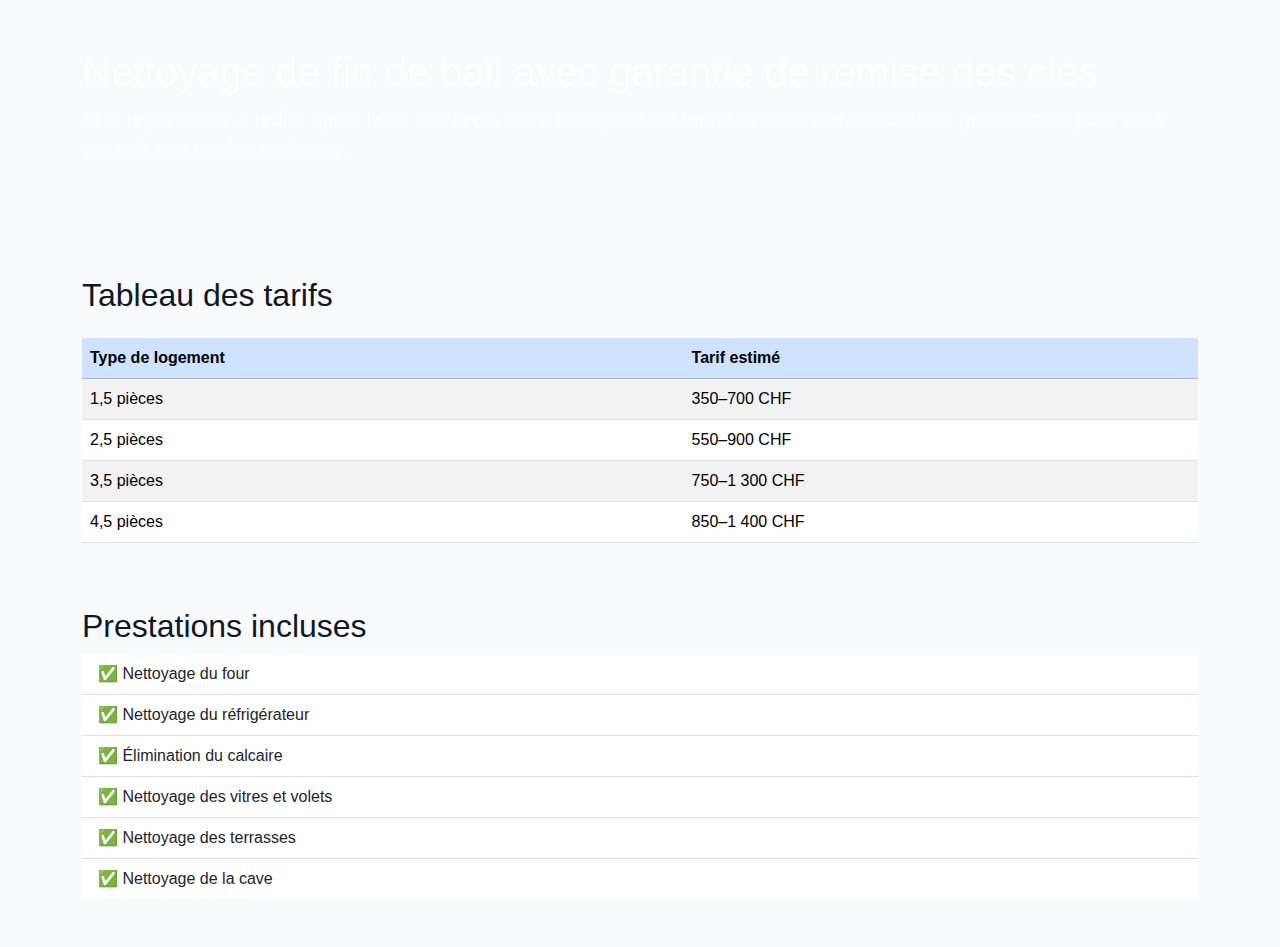
<file: nettoyage.html>
<!doctype html>
<html lang="fr">
<head>
  <meta charset="UTF-8" />
  <meta name="viewport" content="width=device-width, initial-scale=1.0" />
  <title>Nettoyage de fin de bail | Cuennet Entreprise</title>
  <link href="https://cdn.jsdelivr.net/npm/bootstrap@5.3.3/dist/css/bootstrap.min.css" rel="stylesheet">
  <link rel="stylesheet" href="styles.css" />
</head>
<body>
  <main>
    <section class="hero-clean text-white py-5">
      <div class="container">
        <h1>Nettoyage de fin de bail avec garantie de remise des clés</h1>
        <p class="lead">Si la régie trouve à redire après l’état des lieux, notre entreprise est tenue de remédier aux défauts gratuitement pour vous garantir une remise conforme.</p>
      </div>
    </section>

    <section class="py-5">
      <div class="container">
        <h2 class="mb-4">Tableau des tarifs</h2>
        <div class="table-responsive">
          <table class="table table-striped table-hover align-middle">
            <thead class="table-primary">
              <tr><th>Type de logement</th><th>Tarif estimé</th></tr>
            </thead>
            <tbody>
              <tr><td>1,5 pièces</td><td>350–700 CHF</td></tr>
              <tr><td>2,5 pièces</td><td>550–900 CHF</td></tr>
              <tr><td>3,5 pièces</td><td>750–1 300 CHF</td></tr>
              <tr><td>4,5 pièces</td><td>850–1 400 CHF</td></tr>
            </tbody>
          </table>
        </div>

        <h2 class="mt-5">Prestations incluses</h2>
        <ul class="list-group list-group-flush included-list">
          <li class="list-group-item">✅ Nettoyage du four</li>
          <li class="list-group-item">✅ Nettoyage du réfrigérateur</li>
          <li class="list-group-item">✅ Élimination du calcaire</li>
          <li class="list-group-item">✅ Nettoyage des vitres et volets</li>
          <li class="list-group-item">✅ Nettoyage des terrasses</li>
          <li class="list-group-item">✅ Nettoyage de la cave</li>
        </ul>
      </div>
    </section>
  </main>
</body>
</html>
</file>
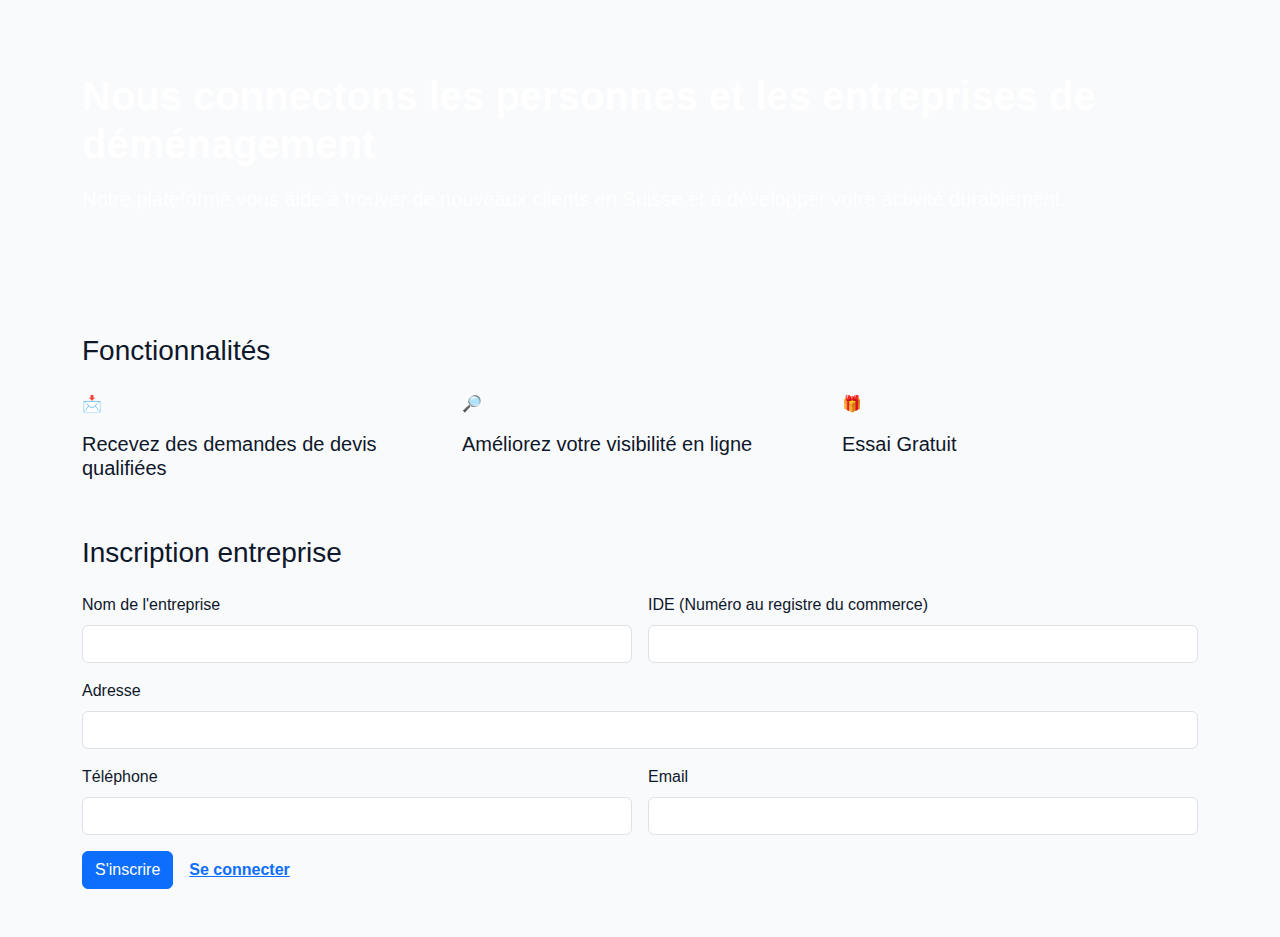
<file: professionnels.html>
<!doctype html>
<html lang="fr">
<head>
  <meta charset="UTF-8" />
  <meta name="viewport" content="width=device-width, initial-scale=1.0" />
  <title>Espace Professionnels | Cuennet Entreprise</title>
  <meta name="description" content="Espace B2B pour les entreprises de déménagement souhaitant s'inscrire et trouver de nouveaux clients en Suisse." />
  <link href="https://cdn.jsdelivr.net/npm/bootstrap@5.3.3/dist/css/bootstrap.min.css" rel="stylesheet">
  <link rel="stylesheet" href="styles.css" />
</head>
<body>
  <main>
    <section class="hero-b2b text-white py-5">
      <div class="container py-4">
        <h1 class="display-6 fw-bold mb-3">Nous connectons les personnes et les entreprises de déménagement</h1>
        <p class="lead mb-0">Notre plateforme vous aide à trouver de nouveaux clients en Suisse et à développer votre activité durablement.</p>
      </div>
    </section>

    <section class="py-5">
      <div class="container">
        <h2 class="h3 mb-4">Fonctionnalités</h2>
        <div class="row g-4">
          <div class="col-md-4">
            <article class="feature-card h-100">
              <p class="feature-icon" aria-hidden="true">📩</p>
              <h3 class="h5">Recevez des demandes de devis qualifiées</h3>
            </article>
          </div>
          <div class="col-md-4">
            <article class="feature-card h-100">
              <p class="feature-icon" aria-hidden="true">🔎</p>
              <h3 class="h5">Améliorez votre visibilité en ligne</h3>
            </article>
          </div>
          <div class="col-md-4">
            <article class="feature-card h-100">
              <p class="feature-icon" aria-hidden="true">🎁</p>
              <h3 class="h5">Essai Gratuit</h3>
            </article>
          </div>
        </div>
      </div>
    </section>

    <section class="pb-5">
      <div class="container">
        <article class="registration-card">
          <h2 class="h3 mb-4">Inscription entreprise</h2>
          <form class="row g-3">
            <div class="col-md-6">
              <label for="companyName" class="form-label">Nom de l'entreprise</label>
              <input type="text" class="form-control" id="companyName" required>
            </div>
            <div class="col-md-6">
              <label for="companyIde" class="form-label">IDE (Numéro au registre du commerce)</label>
              <input type="text" class="form-control" id="companyIde" required>
            </div>
            <div class="col-12">
              <label for="companyAddress" class="form-label">Adresse</label>
              <input type="text" class="form-control" id="companyAddress" required>
            </div>
            <div class="col-md-6">
              <label for="companyPhone" class="form-label">Téléphone</label>
              <input type="tel" class="form-control" id="companyPhone" required>
            </div>
            <div class="col-md-6">
              <label for="companyEmail" class="form-label">Email</label>
              <input type="email" class="form-control" id="companyEmail" required>
            </div>
            <div class="col-12 d-flex flex-wrap align-items-center gap-3 mt-3">
              <button type="submit" class="btn btn-primary">S'inscrire</button>
              <a href="#" class="fw-semibold">Se connecter</a>
            </div>
          </form>
        </article>
      </div>
    </section>
  </main>
</body>
</html>
</file>
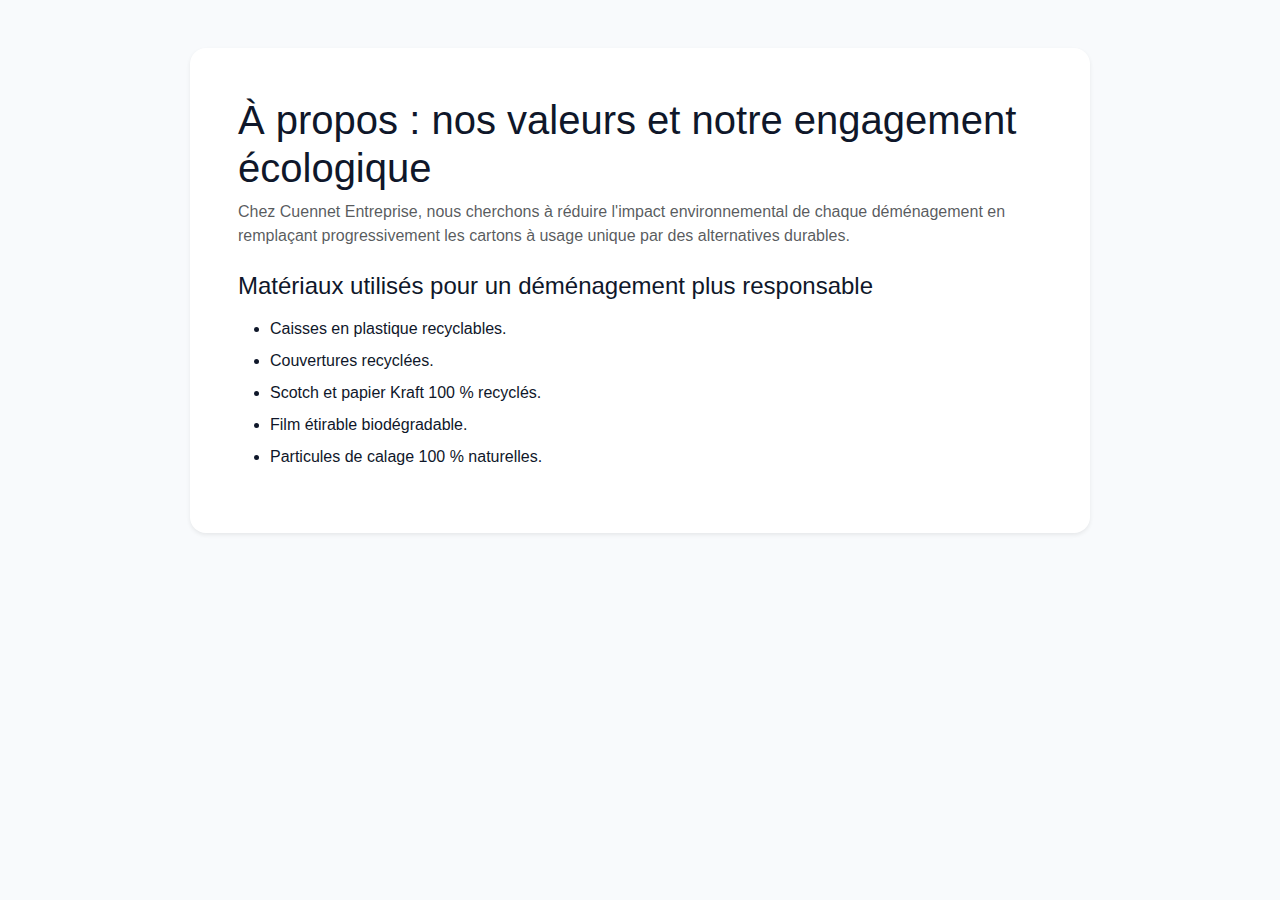
<file: profile.html>
<!doctype html>
<html lang="fr">
<head>
  <meta charset="UTF-8" />
  <meta name="viewport" content="width=device-width, initial-scale=1.0" />
  <title>À propos | Cuennet Entreprise</title>
  <link href="https://cdn.jsdelivr.net/npm/bootstrap@5.3.3/dist/css/bootstrap.min.css" rel="stylesheet">
  <link rel="stylesheet" href="styles.css" />
</head>
<body>
  <main class="py-5">
    <div class="container">
      <article class="profile-card p-4 p-md-5 shadow-sm rounded-4 bg-white">
        <header class="mb-4">
          <h1 class="mb-2">À propos : nos valeurs et notre engagement écologique</h1>
          <p class="text-muted mb-0">Chez Cuennet Entreprise, nous cherchons à réduire l'impact environnemental de chaque déménagement en remplaçant progressivement les cartons à usage unique par des alternatives durables.</p>
        </header>

        <section>
          <h2 class="h4 mb-3">Matériaux utilisés pour un déménagement plus responsable</h2>
          <ul class="eco-list">
            <li>Caisses en plastique recyclables.</li>
            <li>Couvertures recyclées.</li>
            <li>Scotch et papier Kraft 100 % recyclés.</li>
            <li>Film étirable biodégradable.</li>
            <li>Particules de calage 100 % naturelles.</li>
          </ul>
        </section>
      </article>
    </div>
  </main>
</body>
</html>
</file>
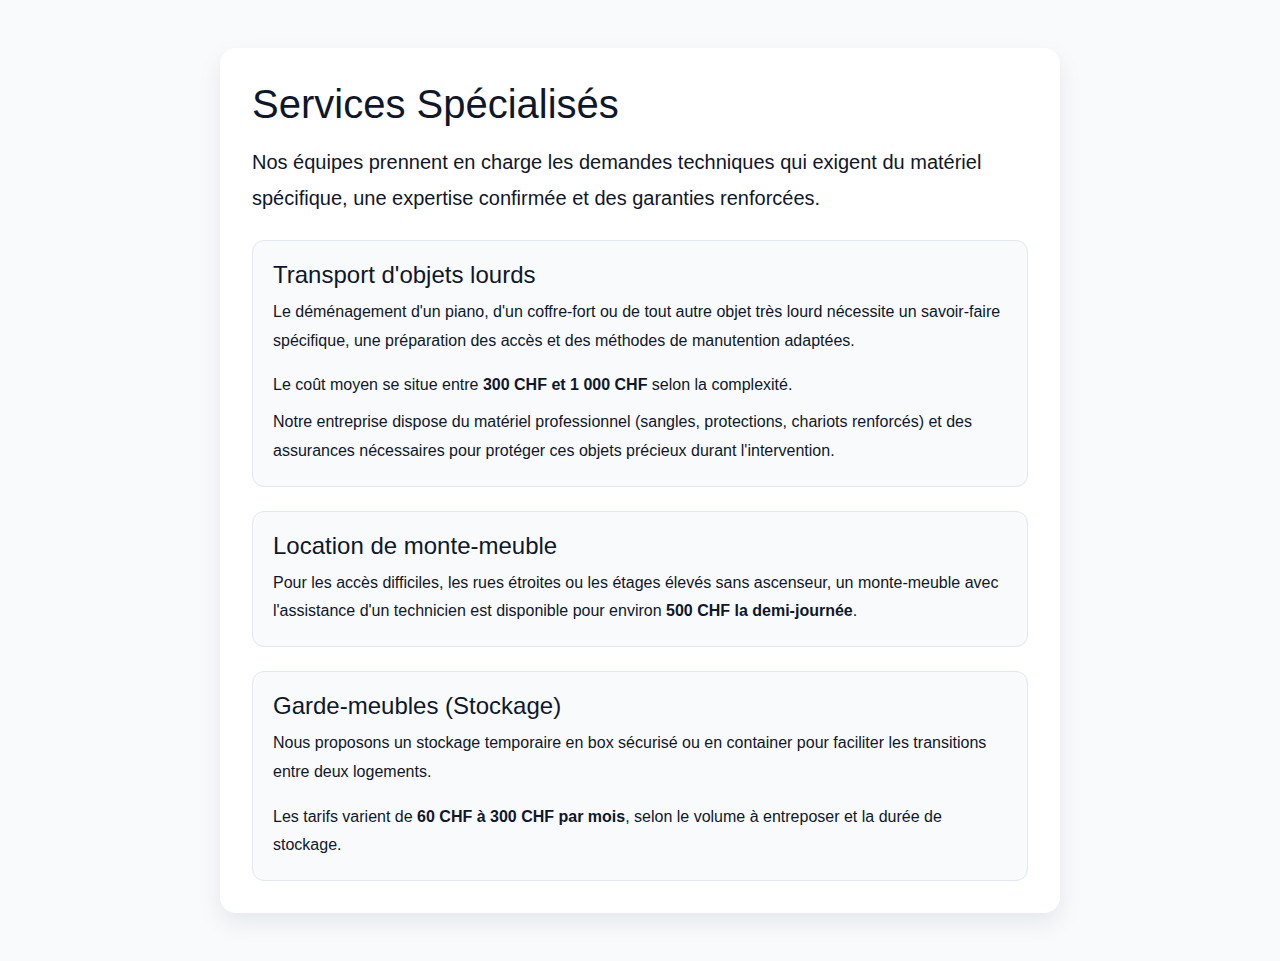
<file: services-specialises.html>
<!doctype html>
<html lang="fr">
<head>
  <meta charset="UTF-8" />
  <meta name="viewport" content="width=device-width, initial-scale=1.0" />
  <meta name="description" content="Services spécialisés de déménagement : transport d'objets lourds, location de monte-meuble et garde-meubles en Suisse." />
  <title>Services Spécialisés | Objets lourds, Monte-meuble et Garde-meubles</title>
  <link href="https://cdn.jsdelivr.net/npm/bootstrap@5.3.3/dist/css/bootstrap.min.css" rel="stylesheet">
  <link rel="stylesheet" href="styles.css" />
</head>
<body>
  <main class="py-5">
    <article class="container guide-article">
      <header class="mb-4">
        <h1 class="mb-3">Services Spécialisés</h1>
        <p class="lead mb-0">Nos équipes prennent en charge les demandes techniques qui exigent du matériel spécifique, une expertise confirmée et des garanties renforcées.</p>
      </header>

      <section class="service-detail mb-4">
        <h2 class="h4">Transport d'objets lourds</h2>
        <p>Le déménagement d'un piano, d'un coffre-fort ou de tout autre objet très lourd nécessite un savoir-faire spécifique, une préparation des accès et des méthodes de manutention adaptées.</p>
        <p class="mb-2">Le coût moyen se situe entre <strong>300 CHF et 1 000 CHF</strong> selon la complexité.</p>
        <p class="mb-0">Notre entreprise dispose du matériel professionnel (sangles, protections, chariots renforcés) et des assurances nécessaires pour protéger ces objets précieux durant l'intervention.</p>
      </section>

      <section class="service-detail mb-4">
        <h2 class="h4">Location de monte-meuble</h2>
        <p class="mb-0">Pour les accès difficiles, les rues étroites ou les étages élevés sans ascenseur, un monte-meuble avec l'assistance d'un technicien est disponible pour environ <strong>500 CHF la demi-journée</strong>.</p>
      </section>

      <section class="service-detail">
        <h2 class="h4">Garde-meubles (Stockage)</h2>
        <p>Nous proposons un stockage temporaire en box sécurisé ou en container pour faciliter les transitions entre deux logements.</p>
        <p class="mb-0">Les tarifs varient de <strong>60 CHF à 300 CHF par mois</strong>, selon le volume à entreposer et la durée de stockage.</p>
      </section>
    </article>
  </main>
</body>
</html>
</file>
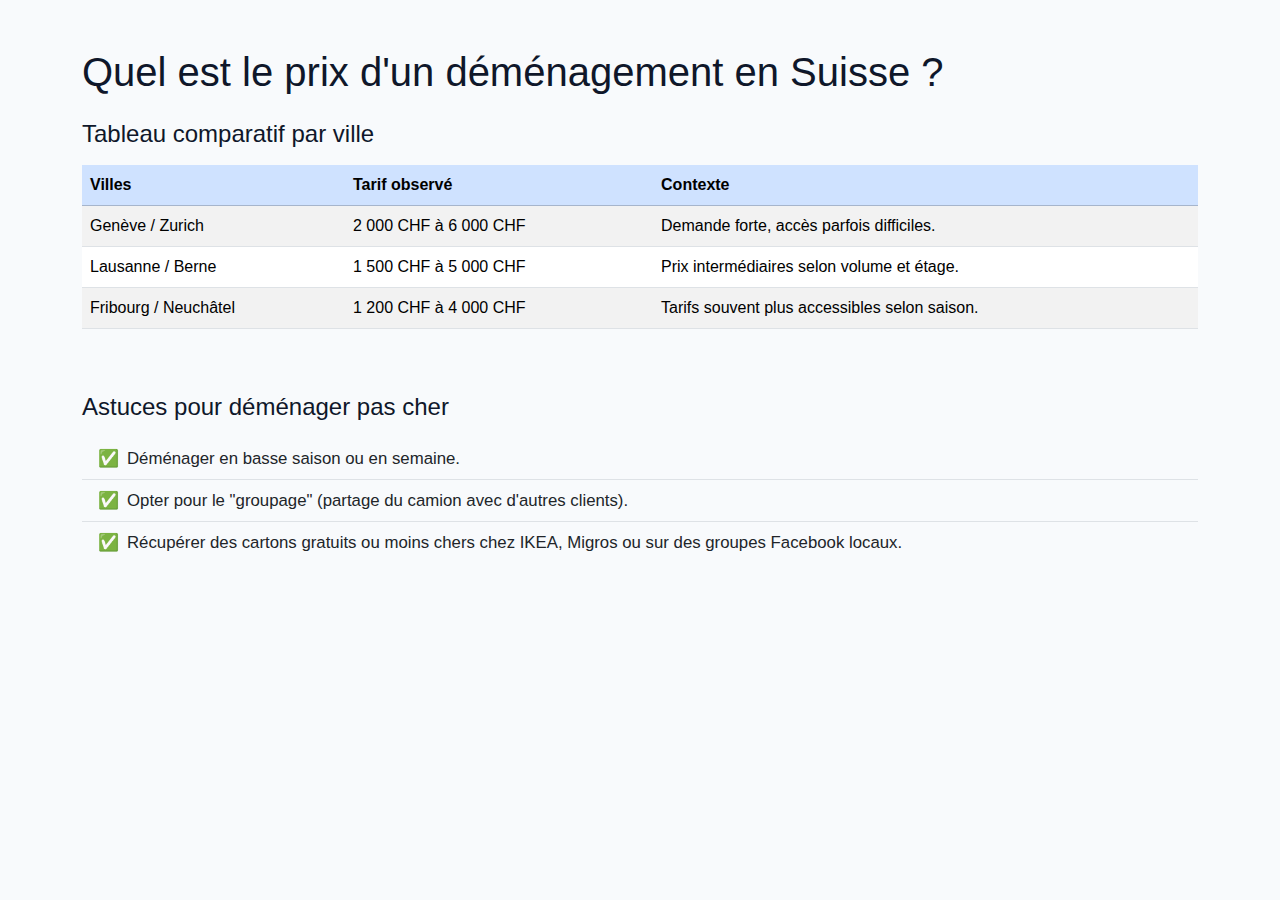
<file: tarifs.html>
<!doctype html>
<html lang="fr">
<head>
  <meta charset="UTF-8" />
  <meta name="viewport" content="width=device-width, initial-scale=1.0" />
  <title>Quel est le prix d'un déménagement en Suisse ?</title>
  <link href="https://cdn.jsdelivr.net/npm/bootstrap@5.3.3/dist/css/bootstrap.min.css" rel="stylesheet">
  <link rel="stylesheet" href="styles.css" />
</head>
<body>
  <main class="py-5">
    <div class="container">
      <h1 class="mb-4">Quel est le prix d'un déménagement en Suisse ?</h1>

      <section class="mb-5">
        <h2 class="h4 mb-3">Tableau comparatif par ville</h2>
        <div class="table-responsive">
          <table class="table table-striped table-hover align-middle">
            <thead class="table-primary">
              <tr>
                <th>Villes</th>
                <th>Tarif observé</th>
                <th>Contexte</th>
              </tr>
            </thead>
            <tbody>
              <tr>
                <td>Genève / Zurich</td>
                <td>2 000 CHF à 6 000 CHF</td>
                <td>Demande forte, accès parfois difficiles.</td>
              </tr>
              <tr>
                <td>Lausanne / Berne</td>
                <td>1 500 CHF à 5 000 CHF</td>
                <td>Prix intermédiaires selon volume et étage.</td>
              </tr>
              <tr>
                <td>Fribourg / Neuchâtel</td>
                <td>1 200 CHF à 4 000 CHF</td>
                <td>Tarifs souvent plus accessibles selon saison.</td>
              </tr>
            </tbody>
          </table>
        </div>
      </section>

      <section>
        <h2 class="h4 mb-3">Astuces pour déménager pas cher</h2>
        <ul class="list-group list-group-flush tips-list">
          <li class="list-group-item"><span class="tip-check">✅</span>Déménager en basse saison ou en semaine.</li>
          <li class="list-group-item"><span class="tip-check">✅</span>Opter pour le "groupage" (partage du camion avec d'autres clients).</li>
          <li class="list-group-item"><span class="tip-check">✅</span>Récupérer des cartons gratuits ou moins chers chez IKEA, Migros ou sur des groupes Facebook locaux.</li>
        </ul>
      </section>
    </div>
  </main>
</body>
</html>
</file>
<file: styles.css>
body {
  font-family: "Inter", "Segoe UI", sans-serif;
  background-color: #f8fafc;
  color: #0f172a;
}

.hero-home {
  background: linear-gradient(120deg, #0d6efd, #4f46e5);
}

.service-card {
  border: 0;
}

.reassurance-band {
  background-color: #e2e8f0;
}

.reassurance-item {
  background-color: #ffffff;
  box-shadow: 0 10px 25px rgba(15, 23, 42, 0.08);
}

.icon {
  font-size: 1.5rem;
}

.tips-list .list-group-item {
  background: transparent;
  font-size: 1.05rem;
}

.tip-check {
  color: #16a34a;
  margin-right: 0.5rem;
}

.international-article {
  max-width: 850px;
}

.important-box {
  background-color: #fef9c3;
}

.profile-card {
  max-width: 900px;
  margin: 0 auto;
}

.score {
  font-size: 2rem;
  color: #0d6efd;
  font-weight: 700;
  line-height: 1;
}

.eco-list li {
  margin-bottom: 0.5rem;
}

.guide-article {
  max-width: 840px;
  line-height: 1.8;
  background: #ffffff;
  padding: 2rem;
  border-radius: 1rem;
  box-shadow: 0 10px 25px rgba(15, 23, 42, 0.08);
}

.tip-box {
  border-left: 6px solid #3b82f6;
  background: #eff6ff;
  padding: 1.25rem;
  border-radius: 0.75rem;
}

.warning-box {
  border: 2px solid #ef4444;
  background: #fee2e2;
  padding: 1.25rem;
  border-radius: 0.75rem;
}

.pricing-highlight {
  border: 2px solid #2563eb;
  background: #dbeafe;
  border-radius: 0.75rem;
  padding: 1.25rem;
}

.alert-red {
  border: 2px solid #dc2626;
  background: #fee2e2;
  border-radius: 0.75rem;
  padding: 1.25rem;
}

.obligation-box {
  border-left: 6px solid #b45309;
  background: #fffbeb;
  border-radius: 0.75rem;
  padding: 1.25rem;
}

.note-box {
  border-left: 6px solid #0ea5e9;
  background: #f0f9ff;
  border-radius: 0.75rem;
  padding: 1.25rem;
}

.multi-step-wrapper {
  max-width: 860px;
  margin: 0 auto;
  background: #ffffff;
  border-radius: 1rem;
  padding: 2rem;
  box-shadow: 0 10px 30px rgba(15, 23, 42, 0.08);
}

.form-step {
  display: none;
}

.form-step.active {
  display: block;
}

.step-indicator {
  display: flex;
  gap: 0.75rem;
}

.step-dot {
  width: 2rem;
  height: 2rem;
  border-radius: 50%;
  display: inline-flex;
  align-items: center;
  justify-content: center;
  font-weight: 700;
  color: #64748b;
  border: 2px solid #cbd5e1;
}

.step-dot.active {
  color: #ffffff;
  background: #2563eb;
  border-color: #2563eb;
}

.service-detail {
  background: #f8fafc;
  border: 1px solid #e2e8f0;
  border-radius: 0.75rem;
  padding: 1.25rem;
}

.customs-box {
  background: #ecfeff;
  border-left: 6px solid #0891b2;
  border-radius: 0.75rem;
  padding: 1.25rem;
}

.blog-article {
  max-width: 920px;
}

.info-page {
  max-width: 920px;
}

.info-card {
  background: #ffffff;
  border-radius: 0.9rem;
  padding: 1.25rem;
  box-shadow: 0 8px 24px rgba(15, 23, 42, 0.06);
}

.aid-item {
  background: #ffffff;
  border: 1px solid #dbe2ea;
  border-radius: 0.75rem;
  margin-bottom: 0.75rem;
  overflow: hidden;
}

.aid-trigger {
  width: 100%;
  text-align: left;
  border: 0;
  background: #f8fafc;
  padding: 1rem 1.1rem;
  font-weight: 600;
  color: #0f172a;
}

.aid-trigger[aria-expanded="true"] {
  background: #e0f2fe;
}

.aid-panel {
  padding: 1rem 1.1rem;
}

html {
  scroll-behavior: smooth;
}

.navbar .nav-link {
  font-weight: 500;
}

.navbar .nav-link.active {
  color: #0d6efd;
}

.hero-home {
  min-height: 65vh;
  display: flex;
  align-items: center;
}

#devis-gratuit .multi-step-wrapper {
  border: 1px solid #e2e8f0;
}

footer a {
  text-decoration: none;
}

footer a:hover {
  text-decoration: underline;
}
</file>
